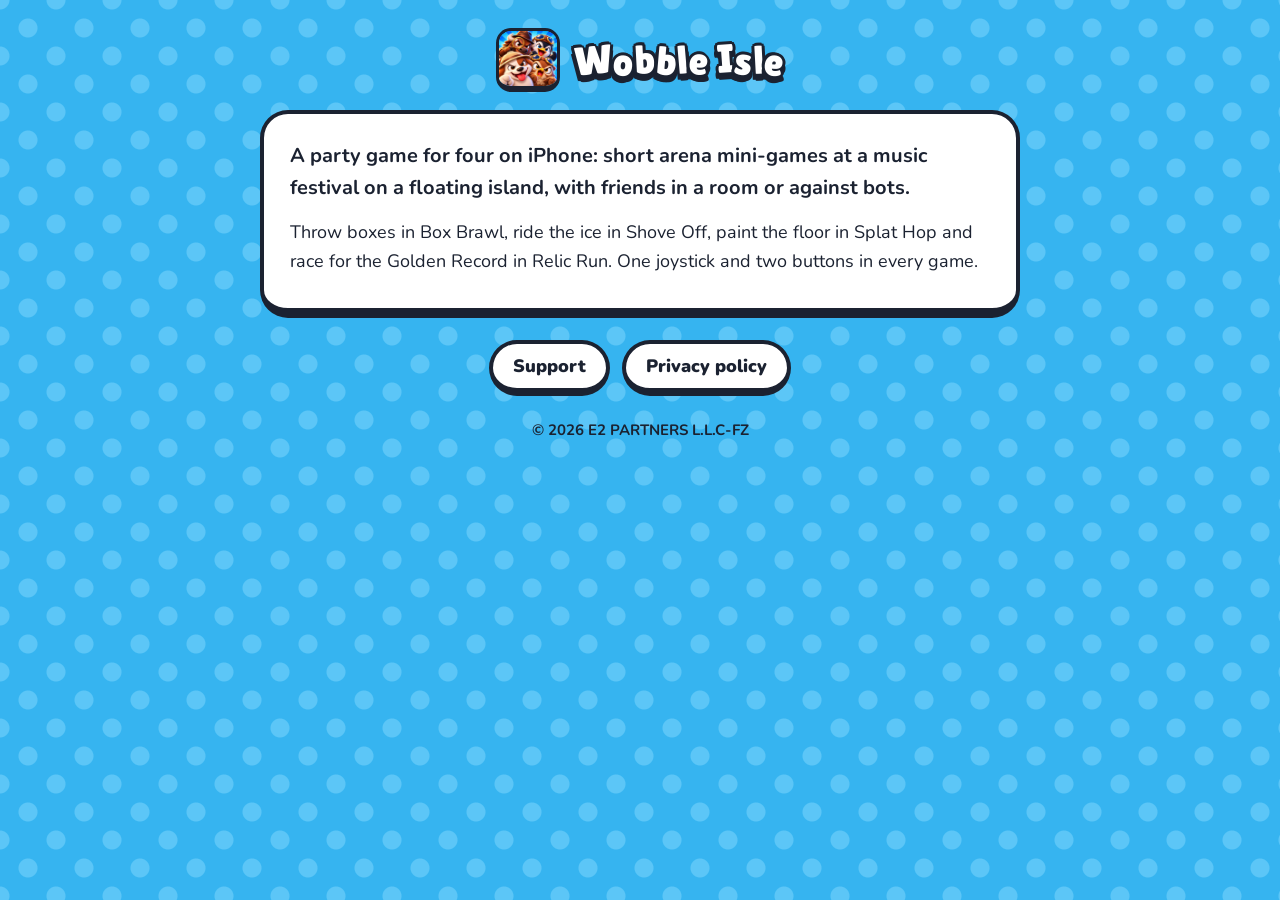
<file: index.html>
<!doctype html>
<html lang="en">
<head>
    <meta charset="utf-8">
    <meta name="viewport" content="width=device-width, initial-scale=1">
    <title>Wobble Isle</title>
    <meta name="description" content="Wobble Isle, a party game for four on iPhone: short arena mini-games, with friends or bots.">
    <link rel="icon" href="icon.png">
    <link rel="stylesheet" href="style.css">
</head>
<body>
<main class="page">
    <a class="top" href="./">
        <img src="icon.png" alt="">
        <span class="loud name" aria-label="Wobble Isle"><span style="transform: rotate(-6deg)">W</span><span style="transform: rotate(4deg) translateY(3.7%)">o</span><span style="transform: rotate(-3deg) translateY(-2.2%)">b</span><span style="transform: rotate(5deg) translateY(3%)">b</span><span style="transform: rotate(-5deg) translateY(-1.5%)">l</span><span style="transform: rotate(3deg) translateY(2.2%)">e</span>&nbsp;<span style="transform: rotate(-4deg) translateY(-3%)">I</span><span style="transform: rotate(5deg) translateY(2.2%)">s</span><span style="transform: rotate(-3deg) translateY(-0.7%)">l</span><span style="transform: rotate(4deg) translateY(3%)">e</span></span>
    </a>

    <section class="card">
        <p class="lead">A party game for four on iPhone: short arena mini-games at a music festival on a floating island, with friends in a room or against bots.</p>
        <p>Throw boxes in Box Brawl, ride the ice in Shove Off, paint the floor in Splat Hop and race for the Golden Record in Relic Run. One joystick and two buttons in every game.</p>
    </section>

    <nav class="links">
        <a href="support/">Support</a>
        <a href="privacy/">Privacy policy</a>
    </nav>
    <footer>© 2026 E2 PARTNERS L.L.C-FZ</footer>
</main>
</body>
</html>
</file>
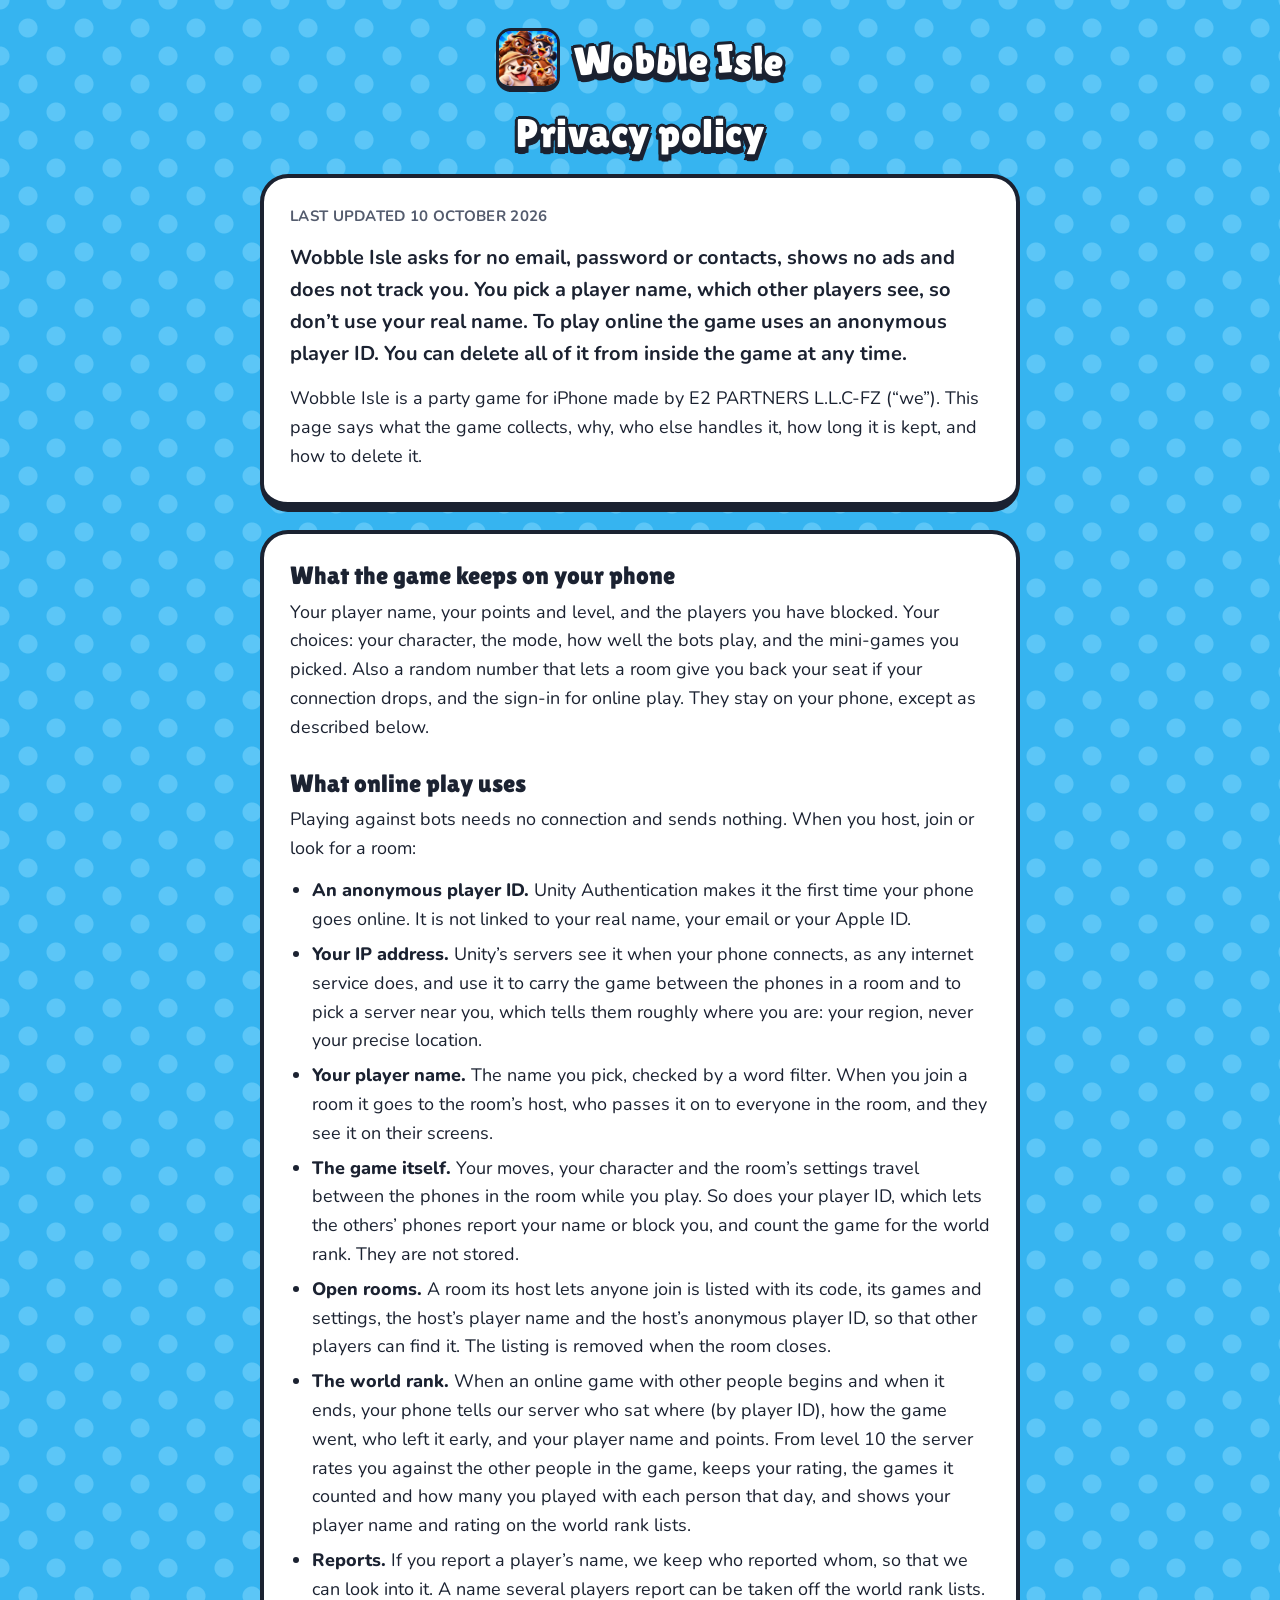
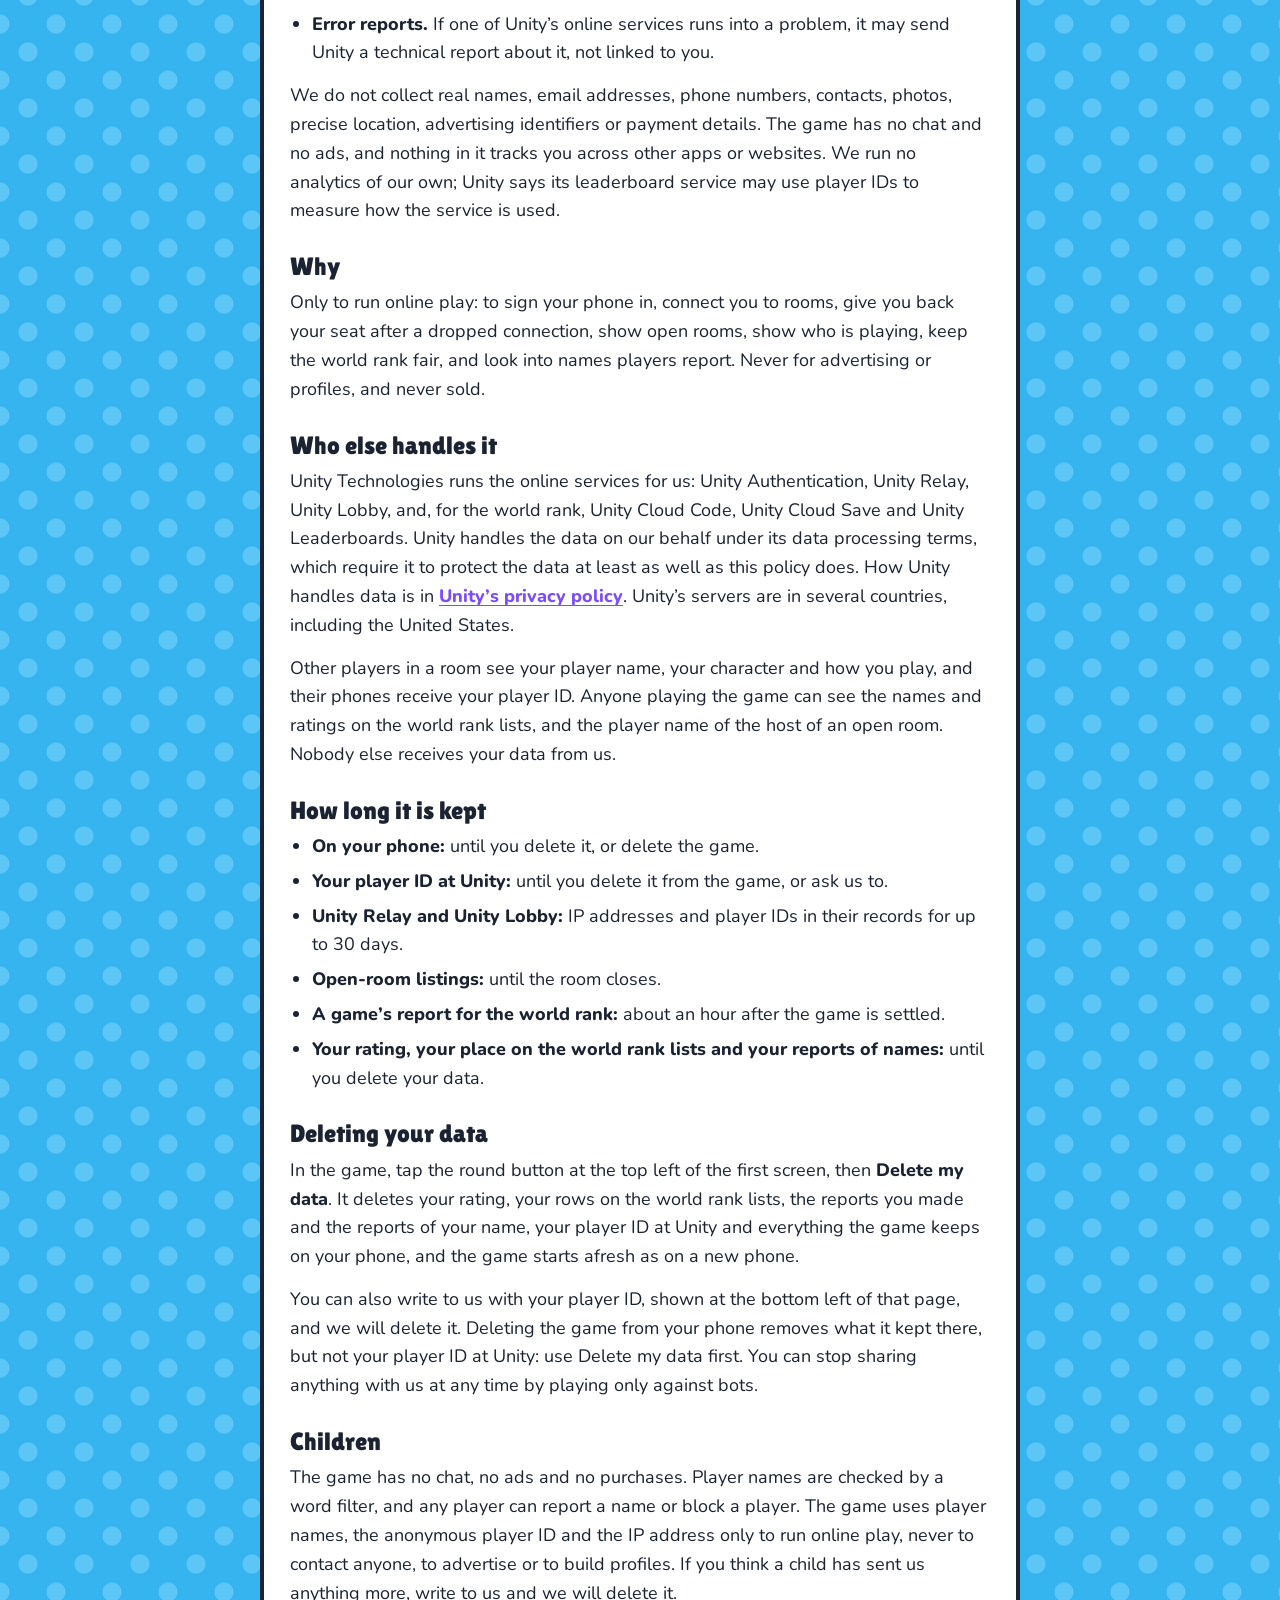
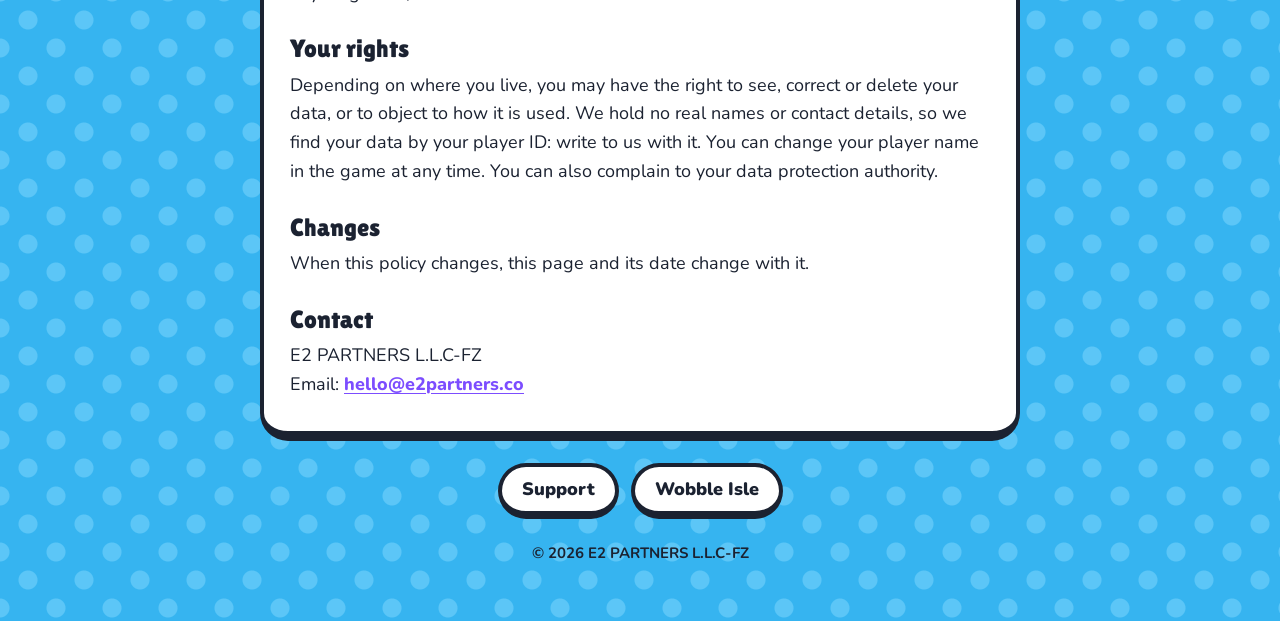
<file: privacy/index.html>
<!doctype html>
<html lang="en">
<head>
    <meta charset="utf-8">
    <meta name="viewport" content="width=device-width, initial-scale=1">
    <title>Privacy policy · Wobble Isle</title>
    <meta name="description" content="What Wobble Isle collects, why, who else handles it, how long it is kept, and how to delete it.">
    <link rel="icon" href="../icon.png">
    <link rel="stylesheet" href="../style.css">
</head>
<body>
<main class="page">
    <a class="top" href="../">
        <img src="../icon.png" alt="">
        <span class="loud name" aria-label="Wobble Isle"><span style="transform: rotate(-6deg)">W</span><span style="transform: rotate(4deg) translateY(3.7%)">o</span><span style="transform: rotate(-3deg) translateY(-2.2%)">b</span><span style="transform: rotate(5deg) translateY(3%)">b</span><span style="transform: rotate(-5deg) translateY(-1.5%)">l</span><span style="transform: rotate(3deg) translateY(2.2%)">e</span>&nbsp;<span style="transform: rotate(-4deg) translateY(-3%)">I</span><span style="transform: rotate(5deg) translateY(2.2%)">s</span><span style="transform: rotate(-3deg) translateY(-0.7%)">l</span><span style="transform: rotate(4deg) translateY(3%)">e</span></span>
    </a>

    <h1 class="loud">Privacy policy</h1>

    <section class="card">
        <p class="when">Last updated 10 October 2026</p>
        <p class="lead">Wobble Isle asks for no email, password or contacts, shows no ads and does not track you. You pick a player name, which other players see, so don’t use your real name. To play online the game uses an anonymous player ID. You can delete all of it from inside the game at any time.</p>
        <p>Wobble Isle is a party game for iPhone made by E2 PARTNERS L.L.C-FZ (“we”). This page says what the game collects, why, who else handles it, how long it is kept, and how to delete it.</p>
    </section>

    <section class="card">
        <h2>What the game keeps on your phone</h2>
        <p>Your player name, your points and level, and the players you have blocked. Your choices: your character, the mode, how well the bots play, and the mini-games you picked. Also a random number that lets a room give you back your seat if your connection drops, and the sign-in for online play. They stay on your phone, except as described below.</p>

        <h2>What online play uses</h2>
        <p>Playing against bots needs no connection and sends nothing. When you host, join or look for a room:</p>
        <ul>
            <li><strong>An anonymous player ID.</strong> Unity Authentication makes it the first time your phone goes online. It is not linked to your real name, your email or your Apple ID.</li>
            <li><strong>Your IP address.</strong> Unity’s servers see it when your phone connects, as any internet service does, and use it to carry the game between the phones in a room and to pick a server near you, which tells them roughly where you are: your region, never your precise location.</li>
            <li><strong>Your player name.</strong> The name you pick, checked by a word filter. When you join a room it goes to the room’s host, who passes it on to everyone in the room, and they see it on their screens.</li>
            <li><strong>The game itself.</strong> Your moves, your character and the room’s settings travel between the phones in the room while you play. So does your player ID, which lets the others’ phones report your name or block you, and count the game for the world rank. They are not stored.</li>
            <li><strong>Open rooms.</strong> A room its host lets anyone join is listed with its code, its games and settings, the host’s player name and the host’s anonymous player ID, so that other players can find it. The listing is removed when the room closes.</li>
            <li><strong>The world rank.</strong> When an online game with other people begins and when it ends, your phone tells our server who sat where (by player ID), how the game went, who left it early, and your player name and points. From level 10 the server rates you against the other people in the game, keeps your rating, the games it counted and how many you played with each person that day, and shows your player name and rating on the world rank lists.</li>
            <li><strong>Reports.</strong> If you report a player’s name, we keep who reported whom, so that we can look into it. A name several players report can be taken off the world rank lists.</li>
            <li><strong>Error reports.</strong> If one of Unity’s online services runs into a problem, it may send Unity a technical report about it, not linked to you.</li>
        </ul>
        <p>We do not collect real names, email addresses, phone numbers, contacts, photos, precise location, advertising identifiers or payment details. The game has no chat and no ads, and nothing in it tracks you across other apps or websites. We run no analytics of our own; Unity says its leaderboard service may use player IDs to measure how the service is used.</p>

        <h2>Why</h2>
        <p>Only to run online play: to sign your phone in, connect you to rooms, give you back your seat after a dropped connection, show open rooms, show who is playing, keep the world rank fair, and look into names players report. Never for advertising or profiles, and never sold.</p>

        <h2>Who else handles it</h2>
        <p>Unity Technologies runs the online services for us: Unity Authentication, Unity Relay, Unity Lobby, and, for the world rank, Unity Cloud Code, Unity Cloud Save and Unity Leaderboards. Unity handles the data on our behalf under its data processing terms, which require it to protect the data at least as well as this policy does. How Unity handles data is in <a href="https://unity.com/legal/game-player-and-app-user-privacy-policy">Unity’s privacy policy</a>. Unity’s servers are in several countries, including the United States.</p>
        <p>Other players in a room see your player name, your character and how you play, and their phones receive your player ID. Anyone playing the game can see the names and ratings on the world rank lists, and the player name of the host of an open room. Nobody else receives your data from us.</p>

        <h2>How long it is kept</h2>
        <ul>
            <li><strong>On your phone:</strong> until you delete it, or delete the game.</li>
            <li><strong>Your player ID at Unity:</strong> until you delete it from the game, or ask us to.</li>
            <li><strong>Unity Relay and Unity Lobby:</strong> IP addresses and player IDs in their records for up to 30 days.</li>
            <li><strong>Open-room listings:</strong> until the room closes.</li>
            <li><strong>A game’s report for the world rank:</strong> about an hour after the game is settled.</li>
            <li><strong>Your rating, your place on the world rank lists and your reports of names:</strong> until you delete your data.</li>
        </ul>

        <h2>Deleting your data</h2>
        <p>In the game, tap the round button at the top left of the first screen, then <strong>Delete my data</strong>. It deletes your rating, your rows on the world rank lists, the reports you made and the reports of your name, your player ID at Unity and everything the game keeps on your phone, and the game starts afresh as on a new phone.</p>
        <p>You can also write to us with your player ID, shown at the bottom left of that page, and we will delete it. Deleting the game from your phone removes what it kept there, but not your player ID at Unity: use Delete my data first. You can stop sharing anything with us at any time by playing only against bots.</p>

        <h2>Children</h2>
        <p>The game has no chat, no ads and no purchases. Player names are checked by a word filter, and any player can report a name or block a player. The game uses player names, the anonymous player ID and the IP address only to run online play, never to contact anyone, to advertise or to build profiles. If you think a child has sent us anything more, write to us and we will delete it.</p>

        <h2>Your rights</h2>
        <p>Depending on where you live, you may have the right to see, correct or delete your data, or to object to how it is used. We hold no real names or contact details, so we find your data by your player ID: write to us with it. You can change your player name in the game at any time. You can also complain to your data protection authority.</p>

        <h2>Changes</h2>
        <p>When this policy changes, this page and its date change with it.</p>

        <h2>Contact</h2>
        <p>E2 PARTNERS L.L.C-FZ<br>Email: <a href="mailto:hello@e2partners.co">hello@e2partners.co</a></p>
    </section>

    <nav class="links">
        <a href="../support/">Support</a>
        <a href="../">Wobble Isle</a>
    </nav>
    <footer>© 2026 E2 PARTNERS L.L.C-FZ</footer>
</main>
</body>
</html>
</file>
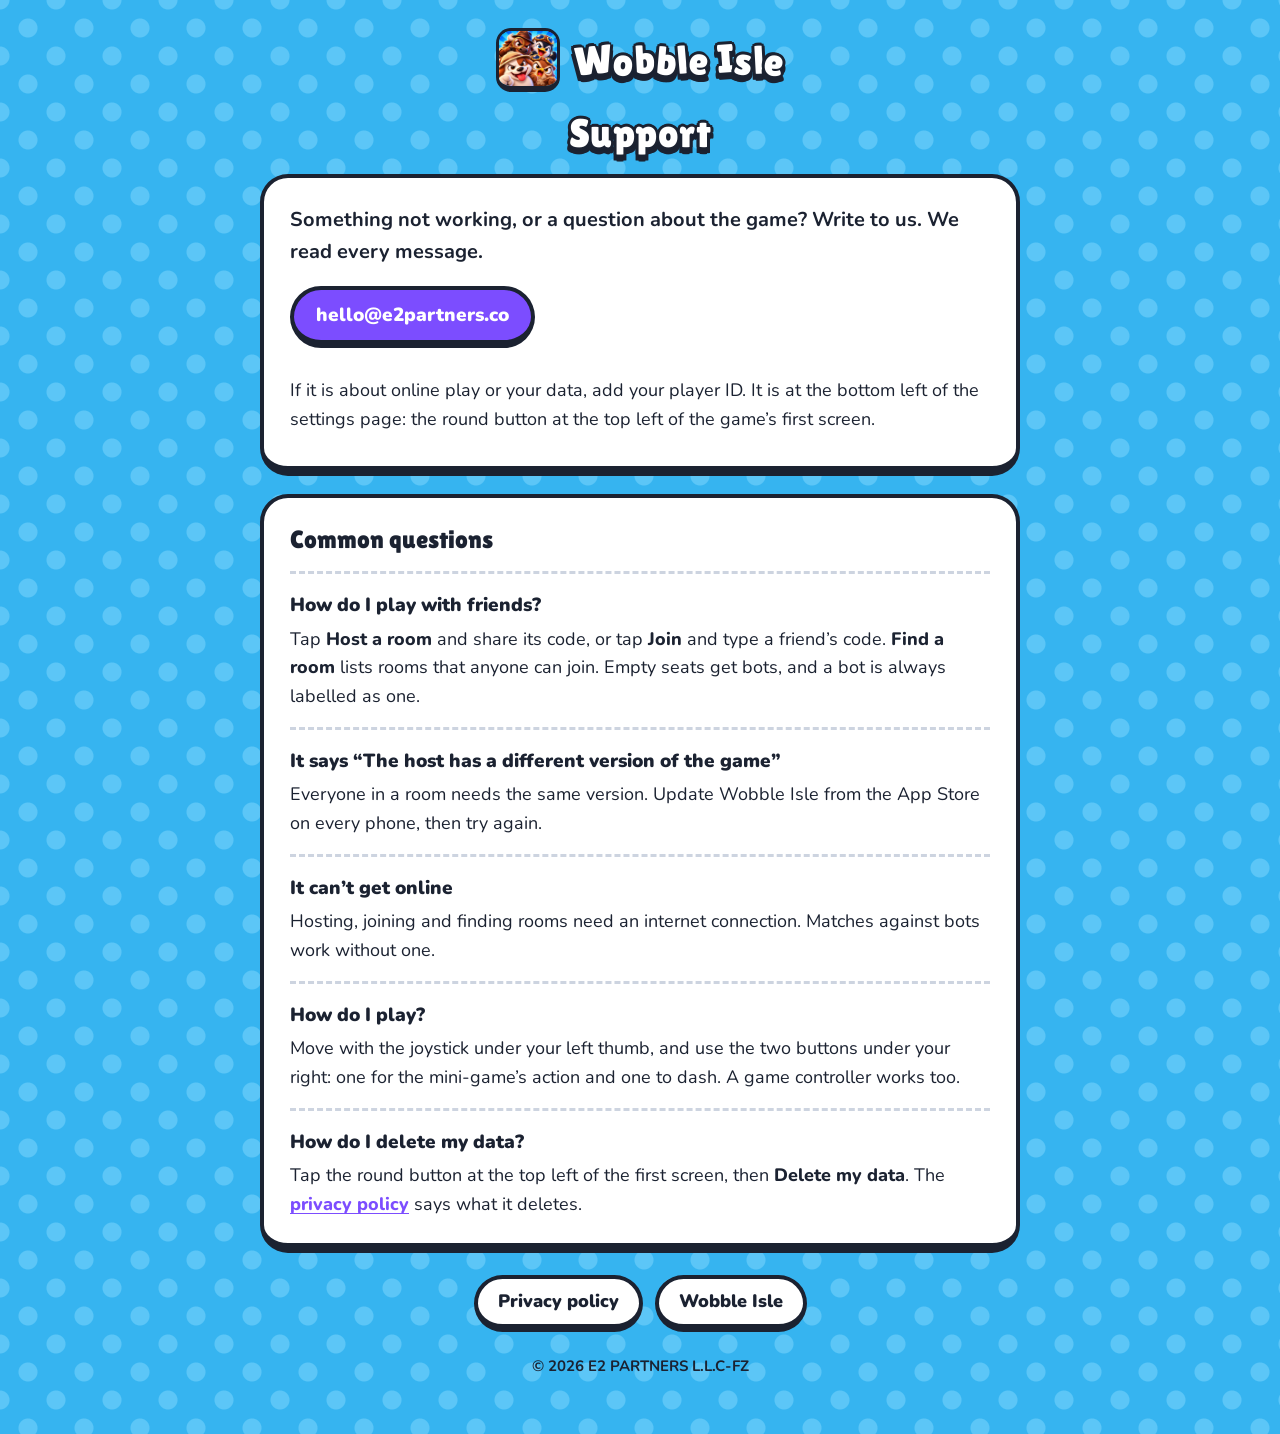
<file: support/index.html>
<!doctype html>
<html lang="en">
<head>
    <meta charset="utf-8">
    <meta name="viewport" content="width=device-width, initial-scale=1">
    <title>Support · Wobble Isle</title>
    <meta name="description" content="Help with Wobble Isle: how to reach us, playing with friends, and deleting your data.">
    <link rel="icon" href="../icon.png">
    <link rel="stylesheet" href="../style.css">
</head>
<body>
<main class="page">
    <a class="top" href="../">
        <img src="../icon.png" alt="">
        <span class="loud name" aria-label="Wobble Isle"><span style="transform: rotate(-6deg)">W</span><span style="transform: rotate(4deg) translateY(3.7%)">o</span><span style="transform: rotate(-3deg) translateY(-2.2%)">b</span><span style="transform: rotate(5deg) translateY(3%)">b</span><span style="transform: rotate(-5deg) translateY(-1.5%)">l</span><span style="transform: rotate(3deg) translateY(2.2%)">e</span>&nbsp;<span style="transform: rotate(-4deg) translateY(-3%)">I</span><span style="transform: rotate(5deg) translateY(2.2%)">s</span><span style="transform: rotate(-3deg) translateY(-0.7%)">l</span><span style="transform: rotate(4deg) translateY(3%)">e</span></span>
    </a>

    <h1 class="loud">Support</h1>

    <section class="card">
        <p class="lead">Something not working, or a question about the game? Write to us. We read every message.</p>
        <p><a class="mail" href="mailto:hello@e2partners.co">hello@e2partners.co</a></p>
        <p>If it is about online play or your data, add your player ID. It is at the bottom left of the settings page: the round button at the top left of the game’s first screen.</p>
    </section>

    <section class="card">
        <h2>Common questions</h2>

        <div class="question">
            <h3>How do I play with friends?</h3>
            <p>Tap <strong>Host a room</strong> and share its code, or tap <strong>Join</strong> and type a friend’s code. <strong>Find a room</strong> lists rooms that anyone can join. Empty seats get bots, and a bot is always labelled as one.</p>
        </div>

        <div class="question">
            <h3>It says “The host has a different version of the game”</h3>
            <p>Everyone in a room needs the same version. Update Wobble Isle from the App Store on every phone, then try again.</p>
        </div>

        <div class="question">
            <h3>It can’t get online</h3>
            <p>Hosting, joining and finding rooms need an internet connection. Matches against bots work without one.</p>
        </div>

        <div class="question">
            <h3>How do I play?</h3>
            <p>Move with the joystick under your left thumb, and use the two buttons under your right: one for the mini-game’s action and one to dash. A game controller works too.</p>
        </div>

        <div class="question">
            <h3>How do I delete my data?</h3>
            <p>Tap the round button at the top left of the first screen, then <strong>Delete my data</strong>. The <a href="../privacy/">privacy policy</a> says what it deletes.</p>
        </div>
    </section>

    <nav class="links">
        <a href="../privacy/">Privacy policy</a>
        <a href="../">Wobble Isle</a>
    </nav>
    <footer>© 2026 E2 PARTNERS L.L.C-FZ</footer>
</main>
</body>
</html>
</file>
<file: style.css>
/* Wobble Isle's web pages, in the game's Toy look (docs/screens.md): the start screen's sky with
   paler dots, white cards with a thick ink edge and a thicker one underneath, loud words in
   Lilita One with an ink rim and a drop, and Nunito for reading. The fonts are served from here,
   so a visit asks nothing of any other site. */

@font-face {
    font-family: "Lilita One";
    src: url("fonts/LilitaOne-Regular.ttf") format("truetype");
    font-display: swap;
}

@font-face {
    font-family: "Nunito";
    src: url("fonts/Nunito-Variable.ttf") format("truetype");
    font-weight: 200 1000;
    font-display: swap;
}

:root {
    color-scheme: light;
    --ink: rgb(27, 34, 49);
    --paper: rgb(255, 255, 255);
    --action: rgb(124, 77, 255);
    --sky: rgb(54, 180, 240);
    --dot: rgb(92, 198, 247);
    --soft: rgb(84, 92, 110);
    --gutter: 16px;
}

* {
    box-sizing: border-box;
}

html {
    background-color: var(--sky);
    background-image:
        radial-gradient(circle, var(--dot) 9px, transparent 10px),
        radial-gradient(circle, var(--dot) 9px, transparent 10px);
    background-size: 56px 56px;
    background-position: 0 0, 28px 28px;
}

body {
    margin: 0;
    padding-block: 28px 56px;
    padding-inline: var(--gutter);
    color: var(--ink);
    font-family: "Nunito", "Avenir Next", "Helvetica Neue", Arial, sans-serif;
    font-size: 18px;
    line-height: 1.6;
}

.page {
    max-width: 760px;
    margin: 0 auto;
}

/* The header: the app icon and the game's name, its letters leaning as on the start screen. */
.top {
    display: flex;
    align-items: center;
    justify-content: center;
    gap: 14px;
    margin-bottom: 18px;
    text-decoration: none;
}

.top img {
    width: 64px;
    height: 64px;
    border-radius: 15px;
    border: 3px solid var(--ink);
    border-bottom-width: 6px;
}

.loud {
    margin: 0;
    font-family: "Lilita One", "Arial Rounded MT Bold", "Nunito", sans-serif;
    font-weight: 400;
    color: var(--paper);
    letter-spacing: 0.5px;
    /* The rim, all the way round, and the drop beneath. */
    text-shadow:
        3px 0 0 var(--ink), -3px 0 0 var(--ink), 0 3px 0 var(--ink), 0 -3px 0 var(--ink),
        2px 2px 0 var(--ink), -2px 2px 0 var(--ink), 2px -2px 0 var(--ink), -2px -2px 0 var(--ink),
        0 7px 0 var(--ink), 3px 6px 0 var(--ink), -3px 6px 0 var(--ink);
}

.name {
    font-size: 40px;
    line-height: 1.1;
    white-space: nowrap;
}

.name span {
    display: inline-block;
}

h1.loud {
    font-size: 40px;
    line-height: 1.15;
    text-align: center;
    text-wrap: balance;
    margin-bottom: 18px;
}

/* A white card, like the game's buttons. */
.card {
    background: var(--paper);
    border: 4px solid var(--ink);
    border-bottom-width: 10px;
    border-radius: 28px;
    padding: 26px 26px 18px;
}

.card + .card {
    margin-top: 18px;
}

.card h2 {
    font-family: "Lilita One", "Arial Rounded MT Bold", "Nunito", sans-serif;
    font-weight: 400;
    font-size: 25px;
    line-height: 1.25;
    margin: 26px 0 6px;
    text-wrap: balance;
}

.card h2:first-child {
    margin-top: 0;
}

.card p,
.card ul {
    margin: 0 0 14px;
}

.card ul {
    padding-left: 22px;
}

.card li + li {
    margin-top: 6px;
}

.lead {
    font-size: 20px;
    font-weight: 700;
}

.when {
    color: var(--soft);
    font-size: 15px;
    font-weight: 700;
    letter-spacing: 0.3px;
    text-transform: uppercase;
}

a {
    color: var(--action);
    font-weight: 800;
    text-underline-offset: 3px;
}

strong {
    font-weight: 800;
}

/* The main way to reach the studio, as a violet pill like the game's main action. */
.mail {
    display: inline-block;
    margin: 4px 0 14px;
    padding: 10px 22px;
    border: 4px solid var(--ink);
    border-bottom-width: 8px;
    border-radius: 999px;
    background: var(--action);
    color: var(--paper);
    font-weight: 900;
    font-size: 19px;
    text-decoration: none;
    overflow-wrap: anywhere;
}

/* A question and its answer on the support page. */
.question {
    border-top: 3px dashed rgb(205, 212, 224);
    padding-top: 16px;
    margin-top: 16px;
}

.question h3 {
    margin: 0 0 4px;
    font-size: 19px;
    font-weight: 900;
}

.question p {
    margin: 0 0 6px;
}

.links {
    display: flex;
    flex-wrap: wrap;
    justify-content: center;
    gap: 12px;
    margin-top: 22px;
}

.links a {
    display: inline-block;
    padding: 8px 20px;
    border: 4px solid var(--ink);
    border-bottom-width: 8px;
    border-radius: 999px;
    background: var(--paper);
    color: var(--ink);
    text-decoration: none;
    font-weight: 900;
}

footer {
    margin-top: 22px;
    text-align: center;
    font-size: 15px;
    font-weight: 700;
    color: var(--ink);
}

@media (max-width: 480px) {
    body {
        font-size: 17px;
        padding-block: 18px 40px;
    }

    .name,
    h1.loud {
        font-size: 32px;
    }

    .top img {
        width: 52px;
        height: 52px;
    }

    .card {
        padding: 20px 18px 12px;
        border-radius: 22px;
    }
}
</file>
